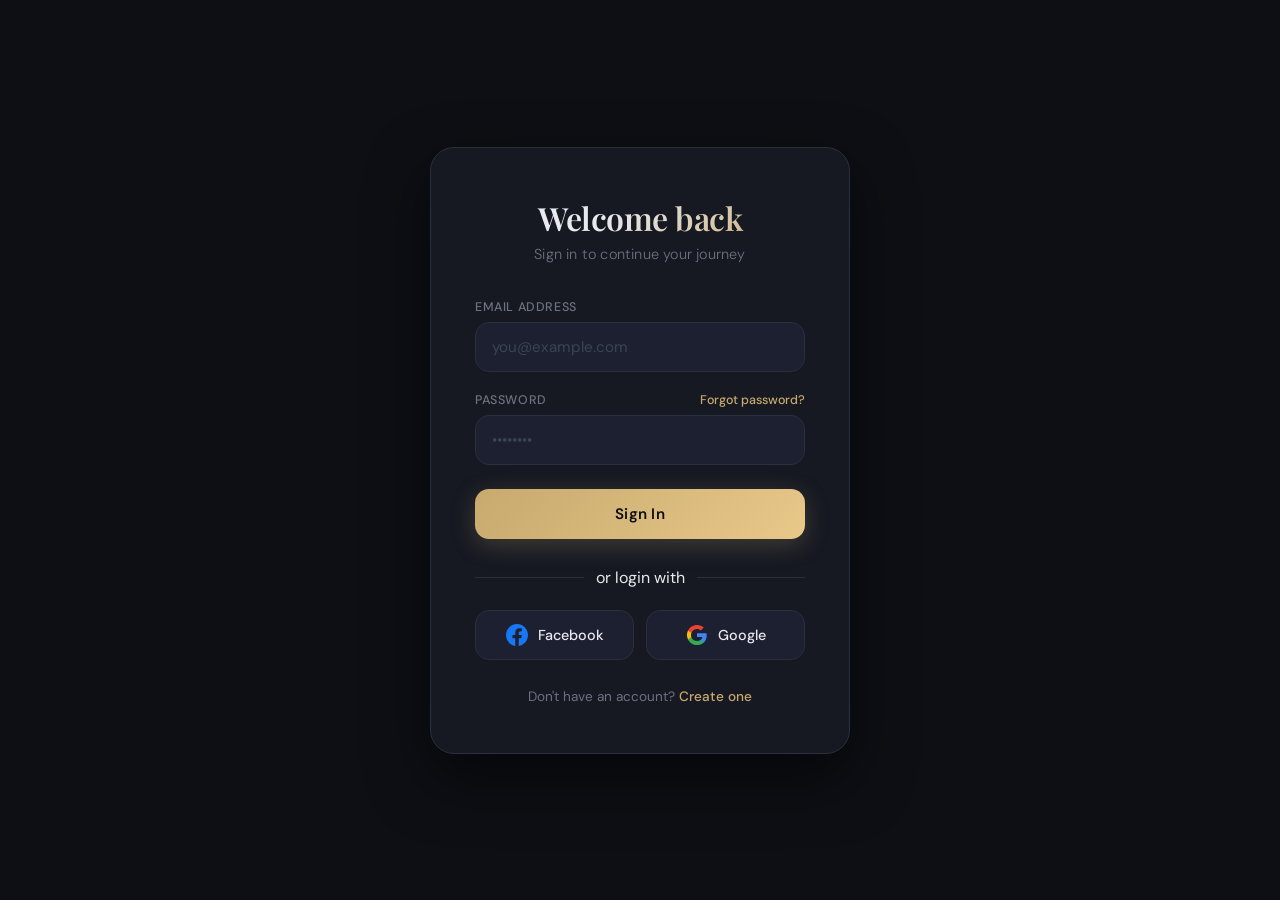
<file: login.html>
<!DOCTYPE html>
<html lang="en">
<head>
  <meta charset="UTF-8" />
  <meta name="viewport" content="width=device-width, initial-scale=1.0"/>
  <title>Login</title>
  <link rel="stylesheet" href="style.css" />
  <link href="https://fonts.googleapis.com/css2?family=Playfair+Display:wght@600&family=DM+Sans:wght@300;400;500&display=swap" rel="stylesheet"/>
</head>
<body>

  <div class="card">

    <div class="card-header">
      
      <h1>Welcome back</h1>
      <p>Sign in to continue your journey</p>
    </div>

    <div class="form-group">
      <label for="email">Email address</label>
      <input type="email" id="email" placeholder="you@example.com" />
    </div>

    <div class="form-group">
      <label for="password">Password</label>
      <input type="password" id="password" placeholder="••••••••" />
      <a href="#" class="forgot-link">Forgot password?</a>
    </div>

    <a href="hero.html"><button class="btn-login">Sign In</button></a>

    <div class="divider">
      <span>or login with</span>
    </div>

    <div class="social-buttons">

      <!-- Facebook -->
      <button class="social-btn" aria-label="Login with Facebook">
        <svg xmlns="http://www.w3.org/2000/svg" viewBox="0 0 24 24" width="22" height="22">
          <path fill="#1877F2" d="M24 12.073C24 5.406 18.627 0 12 0S0 5.406 0 12.073C0 18.1 4.388 23.094 10.125 24v-8.437H7.078v-3.49h3.047V9.41c0-3.025 1.792-4.697 4.533-4.697 1.312 0 2.686.236 2.686.236v2.97h-1.514c-1.491 0-1.956.93-1.956 1.874v2.25h3.328l-.532 3.49h-2.796V24C19.612 23.094 24 18.1 24 12.073z"/>
        </svg>
        <span>Facebook</span>
      </button>

      <!-- Gmail / Google -->
      <button class="social-btn" aria-label="Login with Google">
        <svg xmlns="http://www.w3.org/2000/svg" viewBox="0 0 24 24" width="22" height="22">
          <path fill="#4285F4" d="M22.56 12.25c0-.78-.07-1.53-.2-2.25H12v4.26h5.92c-.26 1.37-1.04 2.53-2.21 3.31v2.77h3.57c2.08-1.92 3.28-4.74 3.28-8.09z"/>
          <path fill="#34A853" d="M12 23c2.97 0 5.46-.98 7.28-2.66l-3.57-2.77c-.98.66-2.23 1.06-3.71 1.06-2.86 0-5.29-1.93-6.16-4.53H2.18v2.84C3.99 20.53 7.7 23 12 23z"/>
          <path fill="#FBBC05" d="M5.84 14.09c-.22-.66-.35-1.36-.35-2.09s.13-1.43.35-2.09V7.07H2.18C1.43 8.55 1 10.22 1 12s.43 3.45 1.18 4.93l3.66-2.84z"/>
          <path fill="#EA4335" d="M12 5.38c1.62 0 3.06.56 4.21 1.64l3.15-3.15C17.45 2.09 14.97 1 12 1 7.7 1 3.99 3.47 2.18 7.07l3.66 2.84c.87-2.6 3.3-4.53 6.16-4.53z"/>
        </svg>
        <span>Google</span>
      </button>

    </div>

    <p class="signup-text">Don't have an account? <a href="#">Create one</a></p>

  </div>

</body>
</html>
</file>
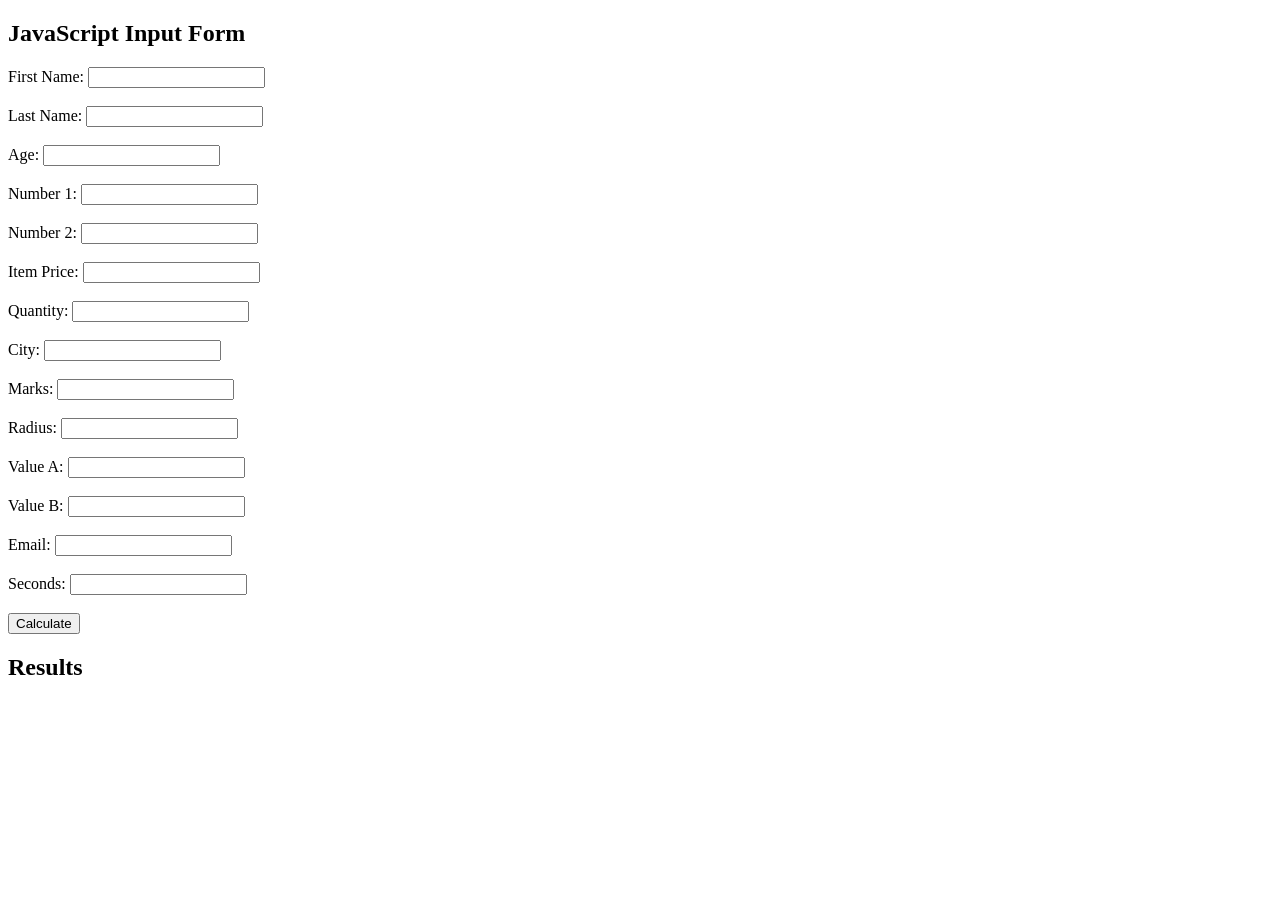
<file: WEB/services.html>
<!DOCTYPE html>
<html>
<head>
    <title>JavaScript Practice</title>
</head>
<body>

<h2>JavaScript Input Form</h2>


First Name: <input type="text" id="firstName"><br><br>
Last Name: <input type="text" id="lastName"><br><br>


Age: <input type="number" id="age"><br><br>


Number 1: <input type="number" id="num1"><br><br>
Number 2: <input type="number" id="num2"><br><br>


Item Price: <input type="number" id="price"><br><br>
Quantity: <input type="number" id="qty"><br><br>


City: <input type="text" id="city"><br><br>


Marks: <input type="number" id="marks"><br><br>


Radius: <input type="number" id="radius"><br><br>


Value A: <input type="number" id="a"><br><br>
Value B: <input type="number" id="b"><br><br>


Email: <input type="text" id="email"><br><br>


Seconds: <input type="number" id="seconds"><br><br>

<button onclick="calculate()">Calculate</button>

<h2>Results</h2>
<div id="result"></div>

<script src="script.js"></script>

</body>
</html>
</file>
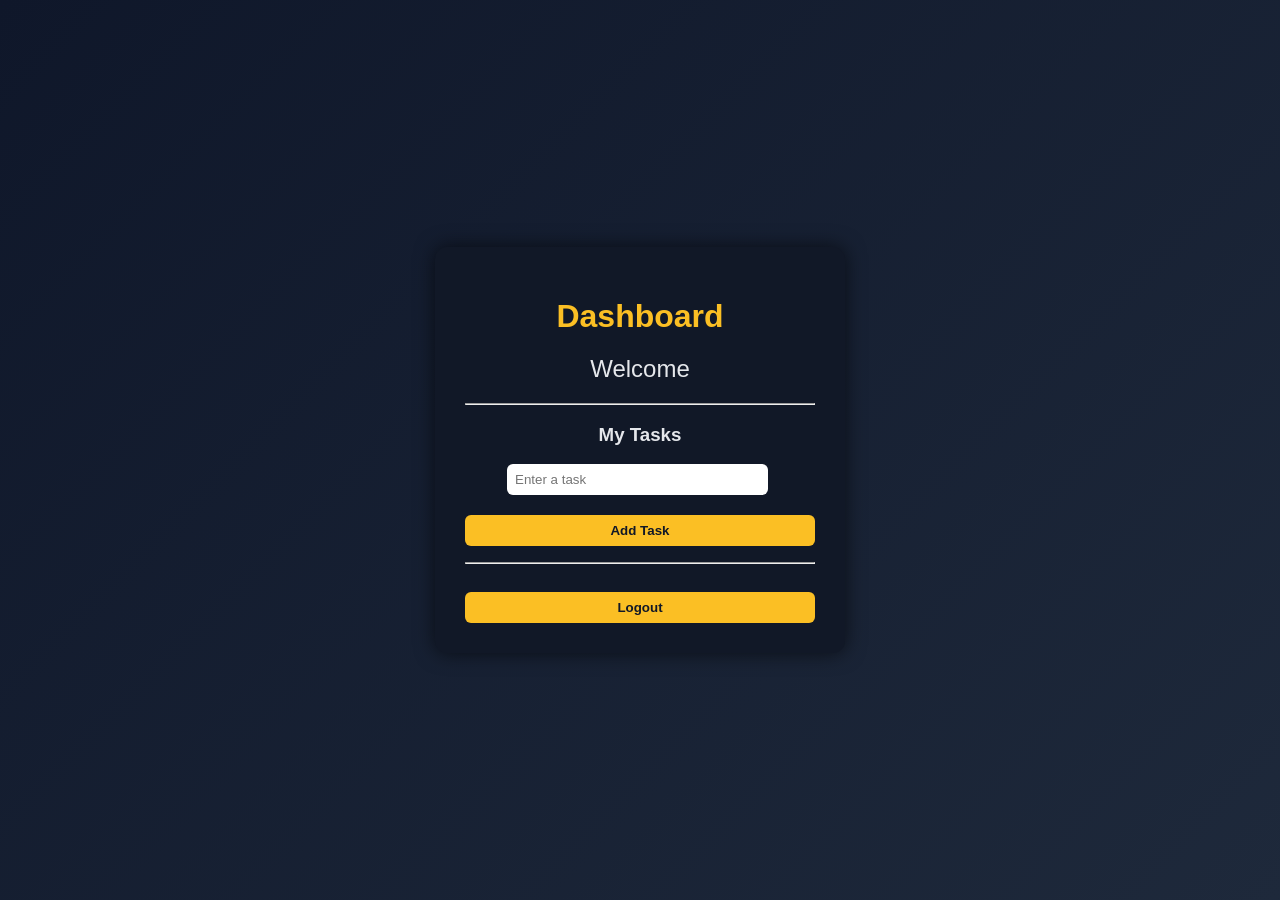
<file: YEAR_PROJECT/dashboard.html>
<!DOCTYPE html>
<html lang="en">
<head>
  <meta charset="UTF-8">
  <title>Dashboard</title>
  <link rel="stylesheet" href="dashboard.css">
</head>
<body>

    <div class="container">
  <!-- Heading -->
  <h1>Dashboard</h1>

  <!-- Welcome text (will be filled using JS later) -->
  <h2 id="welcome">Welcome</h2>

  <hr>

  <!-- Simple To-Do Section -->
  <h3>My Tasks</h3>

  <!-- Input + Button -->
  <input type="text" id="taskInput" placeholder="Enter a task">
  <button onclick="addTask()">Add Task</button>

  <!-- Task List -->
  <ul id="taskList"></ul>

  <hr>

  <!-- Logout Button -->
   <a href="login.html">
  <button onclick="logout()">Logout</button>
  </a>

  <!-- JS file -->
  <script src="dashboard.js"></script>
  </div>

</body>
</html>
</file>
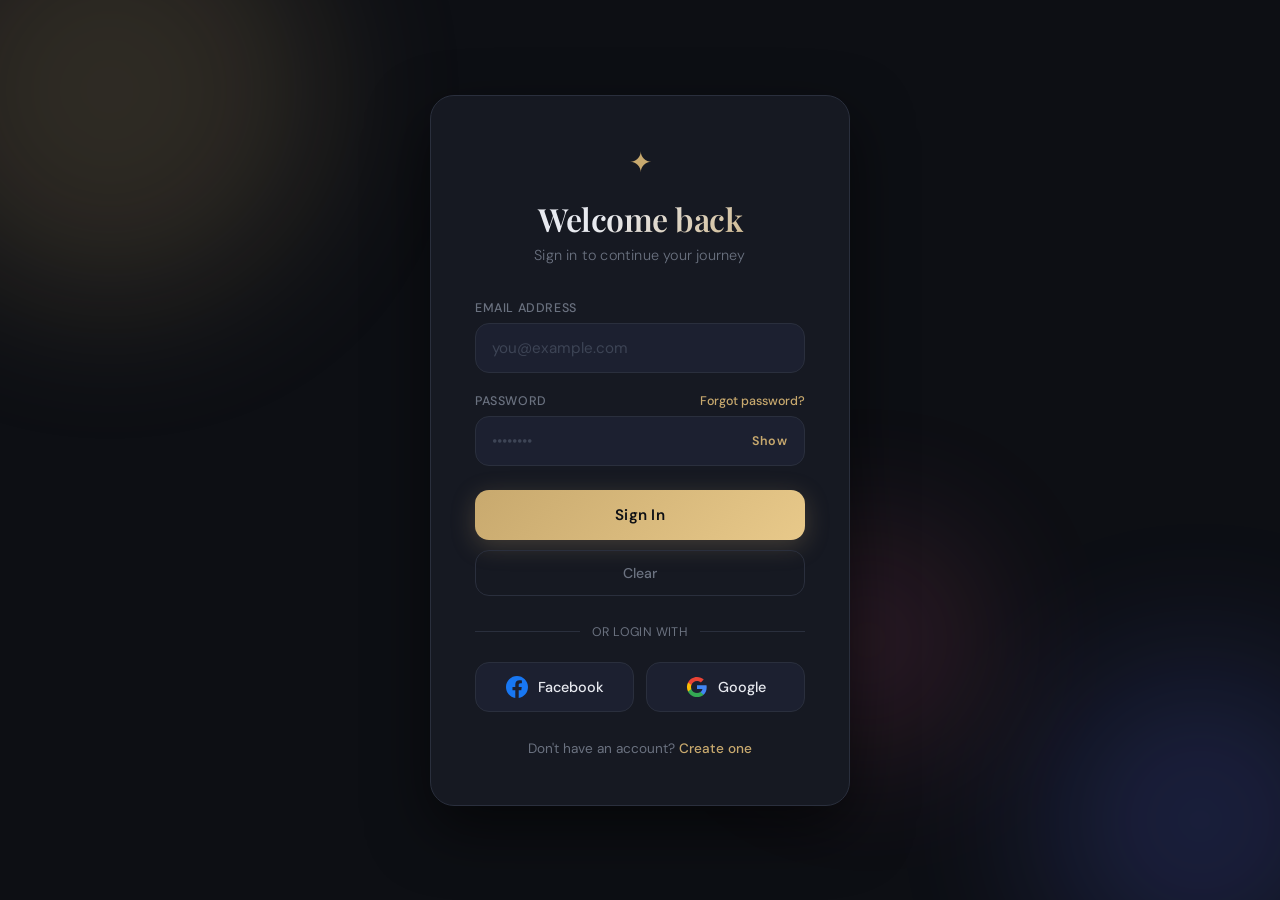
<file: YEAR_PROJECT/login.html>
<!DOCTYPE html>
<html lang="en">
<head>
  <meta charset="UTF-8" />
  <meta name="viewport" content="width=device-width, initial-scale=1.0"/>
  <title>Login</title>
  <link rel="stylesheet" href="style.css" />
  <link href="https://fonts.googleapis.com/css2?family=Playfair+Display:wght@600&family=DM+Sans:wght@300;400;500&display=swap" rel="stylesheet"/>
</head>
<body>

  <div class="bg-shapes">
    <div class="shape shape-1"></div>
    <div class="shape shape-2"></div>
    <div class="shape shape-3"></div>
  </div>

  <div class="card">

    <div class="card-header">
      <div class="logo">✦</div>
      <h1>Welcome back</h1>
      <p>Sign in to continue your journey</p>
    </div>

    <!-- Error and success messages -->
    <p id="error-msg" class="msg error-msg">Something went wrong.</p>
    <p id="success-msg" class="msg success-msg">Login successful!</p>

    <div class="form-group">
      <label for="email">Email address</label>
      <input type="email" id="email" placeholder="you@example.com" />
    </div>

    <div class="form-group">
      <label for="password">Password</label>
      <div class="password-wrapper">
        <input type="password" id="password" placeholder="••••••••" />
        <button id="toggleBtn" class="toggle-btn" onclick="togglePassword()">Show</button>
      </div>
      <a href="#" class="forgot-link">Forgot password?</a>
    </div>

    <button class="btn-login" onclick="validateLogin()">Sign In</button>
    <button class="btn-clear" onclick="clearForm()">Clear</button>

    <div class="divider">
      <span>or login with</span>
    </div>

    <div class="social-buttons">

      <!-- Facebook -->
      <button class="social-btn" aria-label="Login with Facebook">
        <svg xmlns="http://www.w3.org/2000/svg" viewBox="0 0 24 24" width="22" height="22">
          <path fill="#1877F2" d="M24 12.073C24 5.406 18.627 0 12 0S0 5.406 0 12.073C0 18.1 4.388 23.094 10.125 24v-8.437H7.078v-3.49h3.047V9.41c0-3.025 1.792-4.697 4.533-4.697 1.312 0 2.686.236 2.686.236v2.97h-1.514c-1.491 0-1.956.93-1.956 1.874v2.25h3.328l-.532 3.49h-2.796V24C19.612 23.094 24 18.1 24 12.073z"/>
        </svg>
        <span>Facebook</span>
      </button>

      <!-- Gmail / Google -->
      <button class="social-btn" aria-label="Login with Google">
        <svg xmlns="http://www.w3.org/2000/svg" viewBox="0 0 24 24" width="22" height="22">
          <path fill="#4285F4" d="M22.56 12.25c0-.78-.07-1.53-.2-2.25H12v4.26h5.92c-.26 1.37-1.04 2.53-2.21 3.31v2.77h3.57c2.08-1.92 3.28-4.74 3.28-8.09z"/>
          <path fill="#34A853" d="M12 23c2.97 0 5.46-.98 7.28-2.66l-3.57-2.77c-.98.66-2.23 1.06-3.71 1.06-2.86 0-5.29-1.93-6.16-4.53H2.18v2.84C3.99 20.53 7.7 23 12 23z"/>
          <path fill="#FBBC05" d="M5.84 14.09c-.22-.66-.35-1.36-.35-2.09s.13-1.43.35-2.09V7.07H2.18C1.43 8.55 1 10.22 1 12s.43 3.45 1.18 4.93l3.66-2.84z"/>
          <path fill="#EA4335" d="M12 5.38c1.62 0 3.06.56 4.21 1.64l3.15-3.15C17.45 2.09 14.97 1 12 1 7.7 1 3.99 3.47 2.18 7.07l3.66 2.84c.87-2.6 3.3-4.53 6.16-4.53z"/>
        </svg>
        <span>Google</span>
      </button>

    </div>

    <p class="signup-text">Don't have an account? <a href="#">Create one</a></p>

  </div>

  <script src="login.js"></script>
</body>
</html>
</file>
<file: style.css>
/* ── Variables ── */
:root {
  --bg:        #0d0f14;
  --card:      #161922;
  --border:    #2a2f3d;
  --input-bg:  #1c2030;
  --text:      #e8eaf0;
  --muted:     #6b7280;
  --accent:    #c8a96e;       /* warm gold */
  --accent2:   #e8c98a;
  --btn:       linear-gradient(135deg, #c8a96e 0%, #e8c98a 100%);
  --btn-text:  #0d0f14;
  --radius:    14px;
  --shadow:    0 24px 60px rgba(0,0,0,.55);
}

/* ── Reset ── */
*, *::before, *::after { box-sizing: border-box; margin: 0; padding: 0; }

body {
  min-height: 100vh;
  display: flex;
  align-items: center;
  justify-content: center;
  background: var(--bg);
  font-family: 'DM Sans', sans-serif;
  color: var(--text);
  overflow: hidden;
  position: relative;
}

/* ── Card ── */
.card {
  position: relative;
  z-index: 1;
  background: var(--card);
  border: 1px solid var(--border);
  border-radius: 24px;
  padding: 48px 44px;
  width: 100%;
  max-width: 420px;
  box-shadow: var(--shadow);
}

/* ── Header ── */
.card-header { text-align: center; margin-bottom: 36px; }

.card-header h1 {
  font-family: 'Playfair Display', serif;
  font-size: 2rem;
  font-weight: 600;
  letter-spacing: -.5px;
  margin-bottom: 6px;
  background: linear-gradient(135deg, var(--text) 40%, var(--accent));
  -webkit-background-clip: text;
  -webkit-text-fill-color: transparent;
  background-clip: text;
}

.card-header p {
  color: var(--muted);
  font-size: .9rem;
  font-weight: 300;
  letter-spacing: .2px;
}

/* ── Form ── */
.form-group {
  display: flex;
  flex-direction: column;
  gap: 7px;
  margin-bottom: 20px;
  position: relative;
}

label {
  font-size: .78rem;
  font-weight: 500;
  letter-spacing: .6px;
  text-transform: uppercase;
  color: var(--muted);
}

input {
  background: var(--input-bg);
  border: 1px solid var(--border);
  border-radius: var(--radius);
  padding: 14px 16px;
  font-family: 'DM Sans', sans-serif;
  font-size: .95rem;
  color: var(--text);
  outline: none;
  transition: border-color .2s, box-shadow .2s;
}

input::placeholder { color: #3d4455; }

input:focus {
  border-color: var(--accent);
  box-shadow: 0 0 0 3px rgba(200,169,110,.12);
}

.forgot-link {
  position: absolute;
  right: 0;
  top: 0;
  font-size: .78rem;
  color: var(--accent);
  text-decoration: none;
  font-weight: 500;
  transition: opacity .2s;
}

.forgot-link:hover { opacity: .7; }

/* ── Login button ── */
.btn-login {
  width: 100%;
  padding: 15px;
  margin-top: 4px;
  background: var(--btn);
  color: var(--btn-text);
  font-family: 'DM Sans', sans-serif;
  font-size: .95rem;
  font-weight: 600;
  letter-spacing: .3px;
  border: none;
  border-radius: var(--radius);
  cursor: pointer;
  transition: opacity .2s, transform .15s, box-shadow .2s;
  box-shadow: 0 6px 24px rgba(200,169,110,.25);
}

.btn-login:hover {
  opacity: .9;
  transform: translateY(-1px);
  box-shadow: 0 10px 30px rgba(200,169,110,.35);
}

.btn-login:active { transform: translateY(0); }

/* ── Divider ── */
.divider {
  display: flex;
  align-items: center;
  gap: 12px;
  margin: 28px 0 22px;
}

.divider::before,
.divider::after {
  content: '';
  flex: 1;
  height: 1px;
  background: var(--border);
}Login

.divider span {
  font-size: .78rem;
  color: var(--muted);
  white-space: nowrap;
  letter-spacing: .4px;
  text-transform: uppercase;
}

/* ── Social buttons ── */
.social-buttons {
  display: grid;
  grid-template-columns: 1fr 1fr;
  gap: 12px;
}

.social-btn {
  display: flex;
  align-items: center;
  justify-content: center;
  gap: 10px;
  padding: 13px 16px;
  background: var(--input-bg);
  border: 1px solid var(--border);
  border-radius: var(--radius);
  color: var(--text);
  font-family: 'DM Sans', sans-serif;
  font-size: .9rem;
  font-weight: 500;
  cursor: pointer;
  transition: background .2s, border-color .2s, transform .15s;
}

.social-btn:hover {
  background: #222638;
  border-color: #3d4460;
  transform: translateY(-2px);
}

.social-btn:active { transform: translateY(0); }

.social-btn svg { flex-shrink: 0; }

/* ── Sign up ── */
.signup-text {
  text-align: center;
  margin-top: 28px;
  font-size: .85rem;
  color: var(--muted);
}

.signup-text a {
  color: var(--accent);
  text-decoration: none;
  font-weight: 500;
  transition: opacity .2s;
}

.signup-text a:hover { opacity: .75; }

/* ── Responsive ── */
@media (max-width: 480px) {
  .card { padding: 36px 24px; margin: 20px; }
  .card-header h1 { font-size: 1.7rem; }
}
</file>
<file: YEAR_PROJECT/dashboard.css>
/* Reset */
body {
  margin: 0;
  font-family: Arial, sans-serif;
  background: linear-gradient(135deg, #0f172a, #1e293b);
  color: #e5e7eb;
  display: flex;
  justify-content: center;
  align-items: center;
  height: 100vh;
}

/* Main container */
.container {
  background-color: #111827;
  padding: 30px;
  border-radius: 12px;
  width: 350px;
  box-shadow: 0 0 20px rgba(0, 0, 0, 0.6);
  text-align: center;
}

/* Headings */
h1 {
  margin-bottom: 10px;
  color: #fbbf24; /* gold */
}

h2 {
  margin-bottom: 20px;
  font-weight: normal;
}

/* Input field */
input {
  width: 70%;
  padding: 8px;
  border-radius: 6px;
  border: none;
  outline: none;
  margin-right: 5px;
}

/* Buttons */
button {
  padding: 8px 12px;
  border: none;
  border-radius: 6px;
  cursor: pointer;
  background-color: #fbbf24; /* gold */
  color: #111827;
  font-weight: bold;
}

button:hover {
  opacity: 0.9;
}

/* Task list */
ul {
  list-style-type: none;
  padding: 0;
  margin-top: 15px;
}

li {
  background-color: #1f2937;
  margin: 5px 0;
  padding: 8px;
  border-radius: 6px;
  text-align: left;
}

/* Logout button spacing */
button:last-of-type {
  margin-top: 20px;
  width: 100%;
}
</file>
<file: YEAR_PROJECT/style.css>
:root {
  --bg:        #0d0f14;
  --card:      #161922;
  --border:    #2a2f3d;
  --input-bg:  #1c2030;
  --text:      #e8eaf0;
  --muted:     #6b7280;
  --accent:    #c8a96e;       /* warm gold */
  --accent2:   #e8c98a;
  --btn:       linear-gradient(135deg, #c8a96e 0%, #e8c98a 100%);
  --btn-text:  #0d0f14;
  --radius:    14px;
  --shadow:    0 24px 60px rgba(0,0,0,.55);
}

/* ── Reset ── */
*, *::before, *::after { box-sizing: border-box; margin: 0; padding: 0; }

body {
  min-height: 100vh;
  display: flex;
  align-items: center;
  justify-content: center;
  background: var(--bg);
  font-family: 'DM Sans', sans-serif;
  color: var(--text);
  overflow: hidden;
  position: relative;
}

/* ── Background floating shapes ── */
.bg-shapes { position: fixed; inset: 0; pointer-events: none; z-index: 0; }

.shape {
  position: absolute;
  border-radius: 50%;
  filter: blur(80px);
  opacity: .18;
  
}

.shape-1 {
  width: 420px; height: 420px;
  background: #c8a96e;
  top: -120px; left: -100px;
}

.shape-2 {
  width: 320px; height: 320px;
  background: #5b6fff;
  bottom: -80px; right: -80px;
}

.shape-3 {
  width: 200px; height: 200px;
  background: #ff6b9d;
  top: 60%; left: 60%;
}

@keyframes float {
  from { transform: translate(0, 0) scale(1); }
  to   { transform: translate(30px, 20px) scale(1.08); }
}

/* ── Card ── */
.card {
  position: relative;
  z-index: 1;
  background: var(--card);
  border: 1px solid var(--border);
  border-radius: 24px;
  padding: 48px 44px;
  width: 100%;
  max-width: 420px;
  box-shadow: var(--shadow);
  animation: slideUp .6s cubic-bezier(.22,1,.36,1) both;
}

@keyframes slideUp {
  from { opacity: 0; transform: translateY(28px); }
  to   { opacity: 1; transform: translateY(0); }
}

/* ── Header ── */
.card-header { text-align: center; margin-bottom: 36px; }

.logo {
  display: inline-block;
  font-size: 28px;
  color: var(--accent);
  margin-bottom: 16px;
  
}

@keyframes spin {
  to { transform: rotate(360deg); }
}

.card-header h1 {
  font-family: 'Playfair Display', serif;
  font-size: 2rem;
  font-weight: 600;
  letter-spacing: -.5px;
  margin-bottom: 6px;
  background: linear-gradient(135deg, var(--text) 40%, var(--accent));
  -webkit-background-clip: text;
  -webkit-text-fill-color: transparent;
  background-clip: text;
}

.card-header p {
  color: var(--muted);
  font-size: .9rem;
  font-weight: 300;
  letter-spacing: .2px;
}

/* ── Form ── */
.form-group {
  display: flex;
  flex-direction: column;
  gap: 7px;
  margin-bottom: 20px;
  position: relative;
}

label {
  font-size: .78rem;
  font-weight: 500;
  letter-spacing: .6px;
  text-transform: uppercase;
  color: var(--muted);
}

input {
  background: var(--input-bg);
  border: 1px solid var(--border);
  border-radius: var(--radius);
  padding: 14px 16px;
  font-family: 'DM Sans', sans-serif;
  font-size: .95rem;
  color: var(--text);
  outline: none;
  transition: border-color .2s, box-shadow .2s;
}

input::placeholder { color: #3d4455; }

input:focus {
  border-color: var(--accent);
  box-shadow: 0 0 0 3px rgba(200,169,110,.12);
}

.forgot-link {
  position: absolute;
  right: 0;
  top: 0;
  font-size: .78rem;
  color: var(--accent);
  text-decoration: none;
  font-weight: 500;
  transition: opacity .2s;
}

.forgot-link:hover { opacity: .7; }

/* ── Login button ── */
.btn-login {
  width: 100%;
  padding: 15px;
  margin-top: 4px;
  background: var(--btn);
  color: var(--btn-text);
  font-family: 'DM Sans', sans-serif;
  font-size: .95rem;
  font-weight: 600;
  letter-spacing: .3px;
  border: none;
  border-radius: var(--radius);
  cursor: pointer;
  transition: opacity .2s, transform .15s, box-shadow .2s;
  box-shadow: 0 6px 24px rgba(200,169,110,.25);
}

.btn-login:hover {
  opacity: .9;
  transform: translateY(-1px);
  box-shadow: 0 10px 30px rgba(200,169,110,.35);
}

.btn-login:active { transform: translateY(0); }

/* ── Divider ── */
.divider {
  display: flex;
  align-items: center;
  gap: 12px;
  margin: 28px 0 22px;
}

.divider::before,
.divider::after {
  content: '';
  flex: 1;
  height: 1px;
  background: var(--border);
}

.divider span {
  font-size: .78rem;
  color: var(--muted);
  white-space: nowrap;
  letter-spacing: .4px;
  text-transform: uppercase;
}

/* ── Social buttons ── */
.social-buttons {
  display: grid;
  grid-template-columns: 1fr 1fr;
  gap: 12px;
}

.social-btn {
  display: flex;
  align-items: center;
  justify-content: center;
  gap: 10px;
  padding: 13px 16px;
  background: var(--input-bg);
  border: 1px solid var(--border);
  border-radius: var(--radius);
  color: var(--text);
  font-family: 'DM Sans', sans-serif;
  font-size: .9rem;
  font-weight: 500;
  cursor: pointer;
  transition: background .2s, border-color .2s, transform .15s;
}

.social-btn:hover {
  background: #222638;
  border-color: #3d4460;
  transform: translateY(-2px);
}

.social-btn:active { transform: translateY(0); }

.social-btn svg { flex-shrink: 0; }

/* ── Sign up ── */
.signup-text {
  text-align: center;
  margin-top: 28px;
  font-size: .85rem;
  color: var(--muted);
}

.signup-text a {
  color: var(--accent);
  text-decoration: none;
  font-weight: 500;
  transition: opacity .2s;
}

.signup-text a:hover { opacity: .75; }

/* ── Messages ── */
.msg {
  display: none;
  padding: 11px 14px;
  border-radius: 10px;
  font-size: .85rem;
  font-weight: 500;
  margin-bottom: 18px;
  text-align: center;
}

.error-msg {
  background: rgba(239, 68, 68, .12);
  border: 1px solid rgba(239, 68, 68, .3);
  color: #f87171;
}

.success-msg {
  background: rgba(52, 211, 153, .12);
  border: 1px solid rgba(52, 211, 153, .3);
  color: #6ee7b7;
}

/* ── Password wrapper ── */
.password-wrapper {
  position: relative;
  display: flex;
  align-items: center;
}

.password-wrapper input {
  width: 100%;
  padding-right: 64px;
}

.toggle-btn {
  position: absolute;
  right: 12px;
  background: none;
  border: none;
  color: var(--accent);
  font-family: 'DM Sans', sans-serif;
  font-size: .78rem;
  font-weight: 600;
  cursor: pointer;
  letter-spacing: .4px;
  padding: 4px 6px;
  transition: opacity .2s;
}

.toggle-btn:hover { opacity: .7; }

/* ── Clear button ── */
.btn-clear {
  width: 100%;
  padding: 13px;
  margin-top: 10px;
  background: transparent;
  color: var(--muted);
  font-family: 'DM Sans', sans-serif;
  font-size: .88rem;
  font-weight: 500;
  border: 1px solid var(--border);
  border-radius: var(--radius);
  cursor: pointer;
  transition: color .2s, border-color .2s;
}

.btn-clear:hover {
  color: var(--text);
  border-color: #3d4460;
}

/* ── Responsive ── */
@media (max-width: 480px) {
  .card { padding: 36px 24px; margin: 20px; }
  .card-header h1 { font-size: 1.7rem; }
}
</file>
